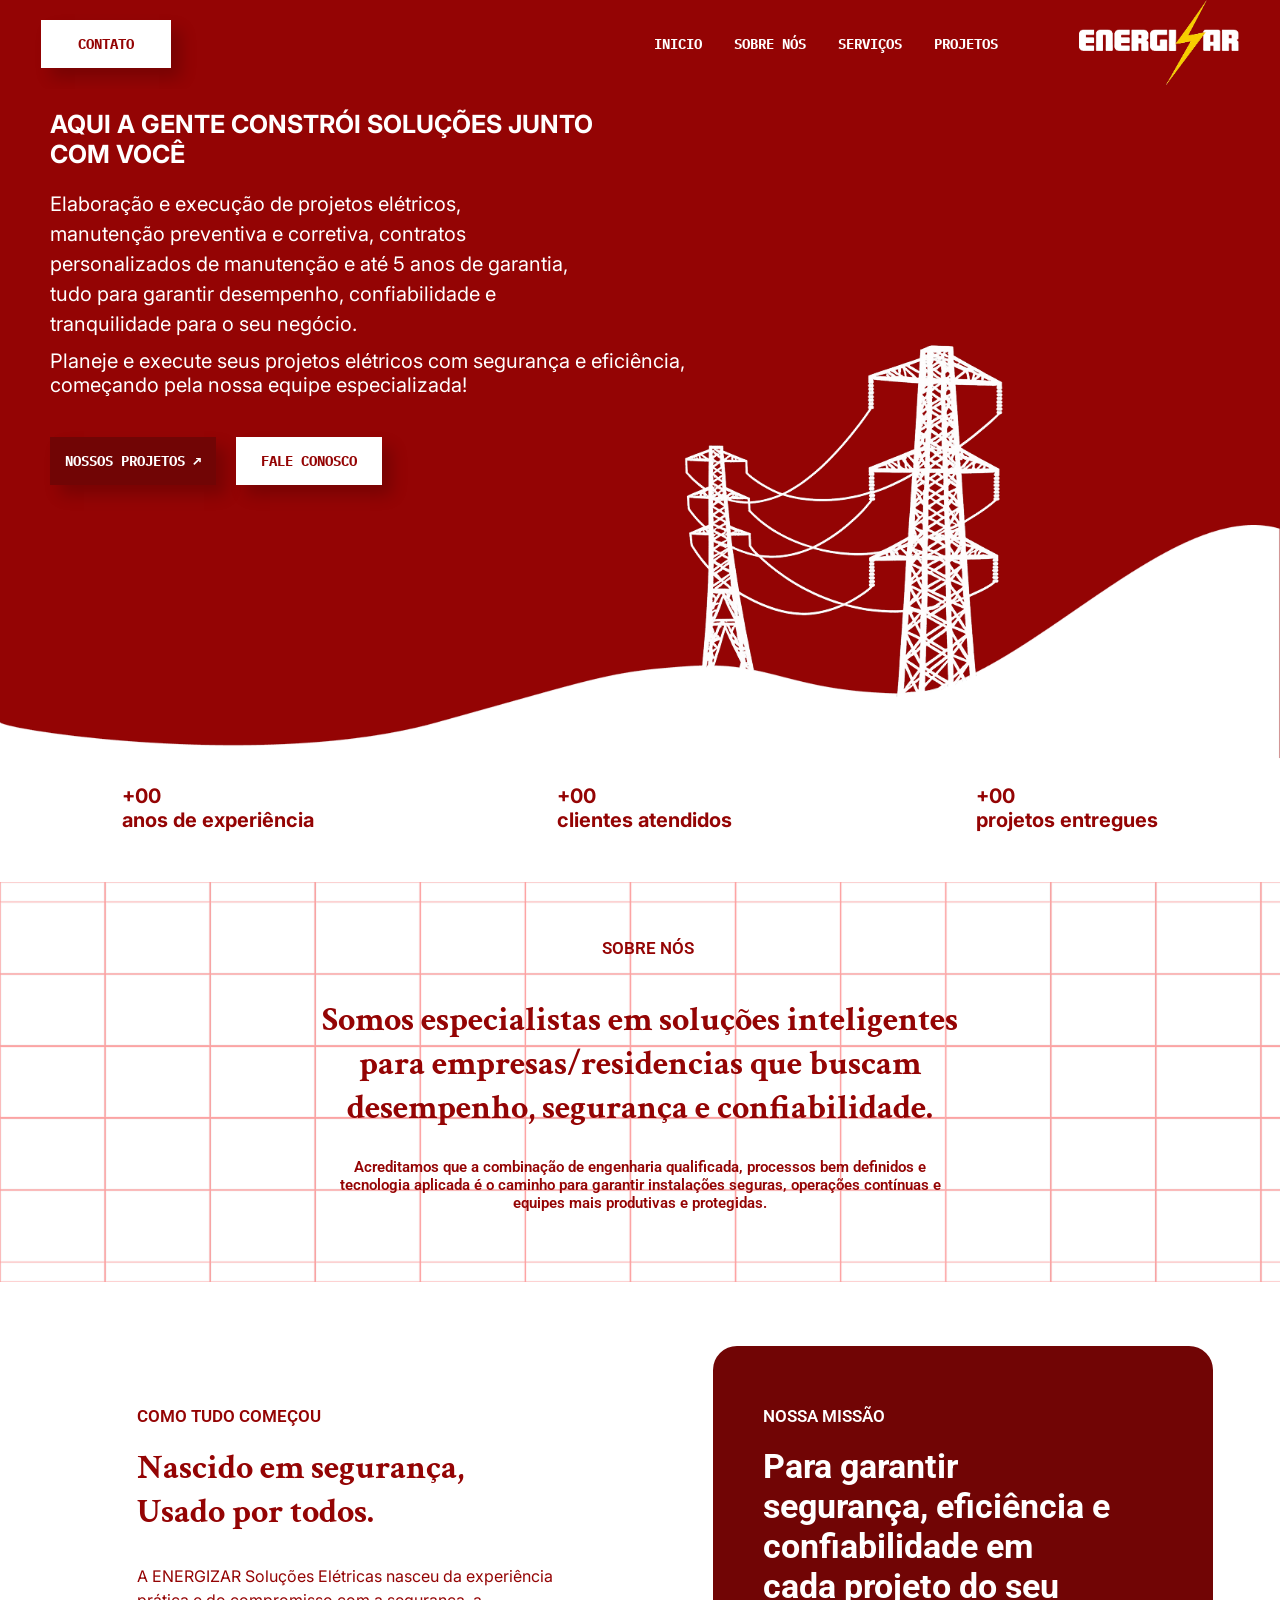
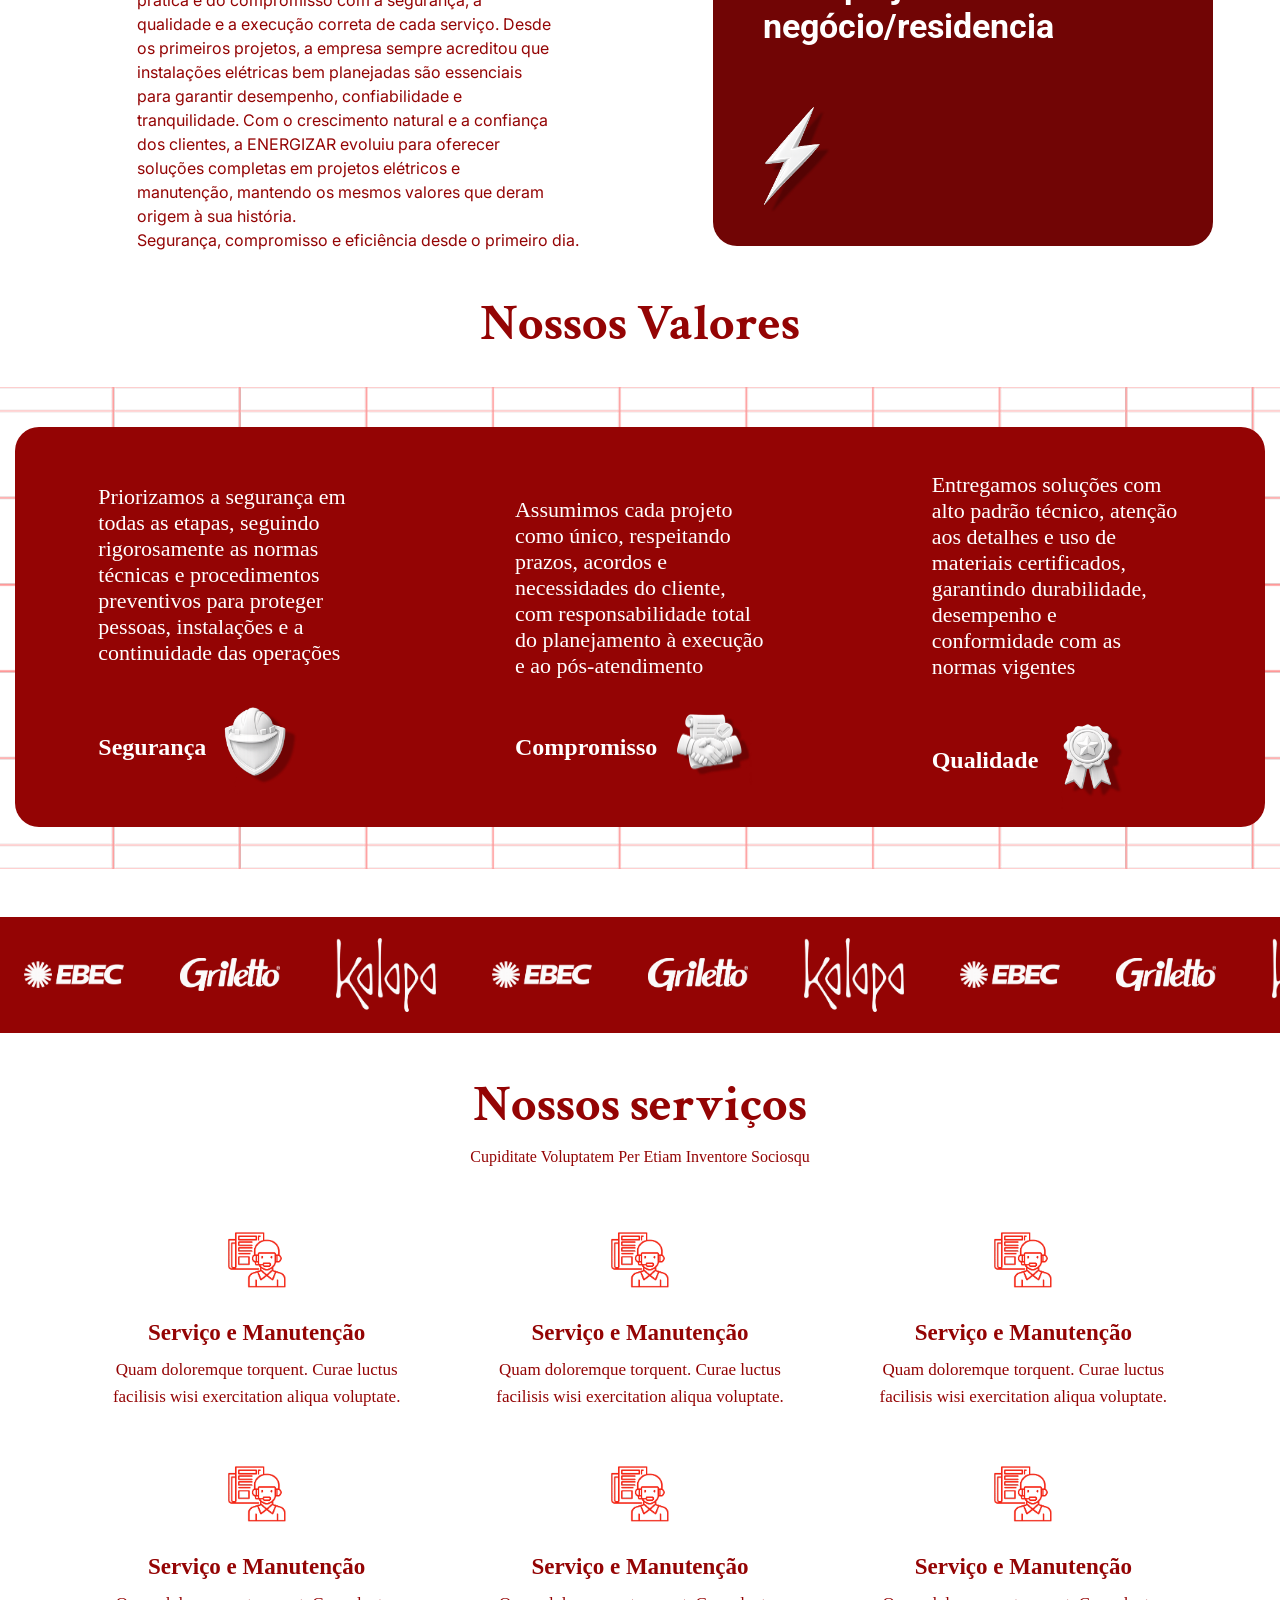
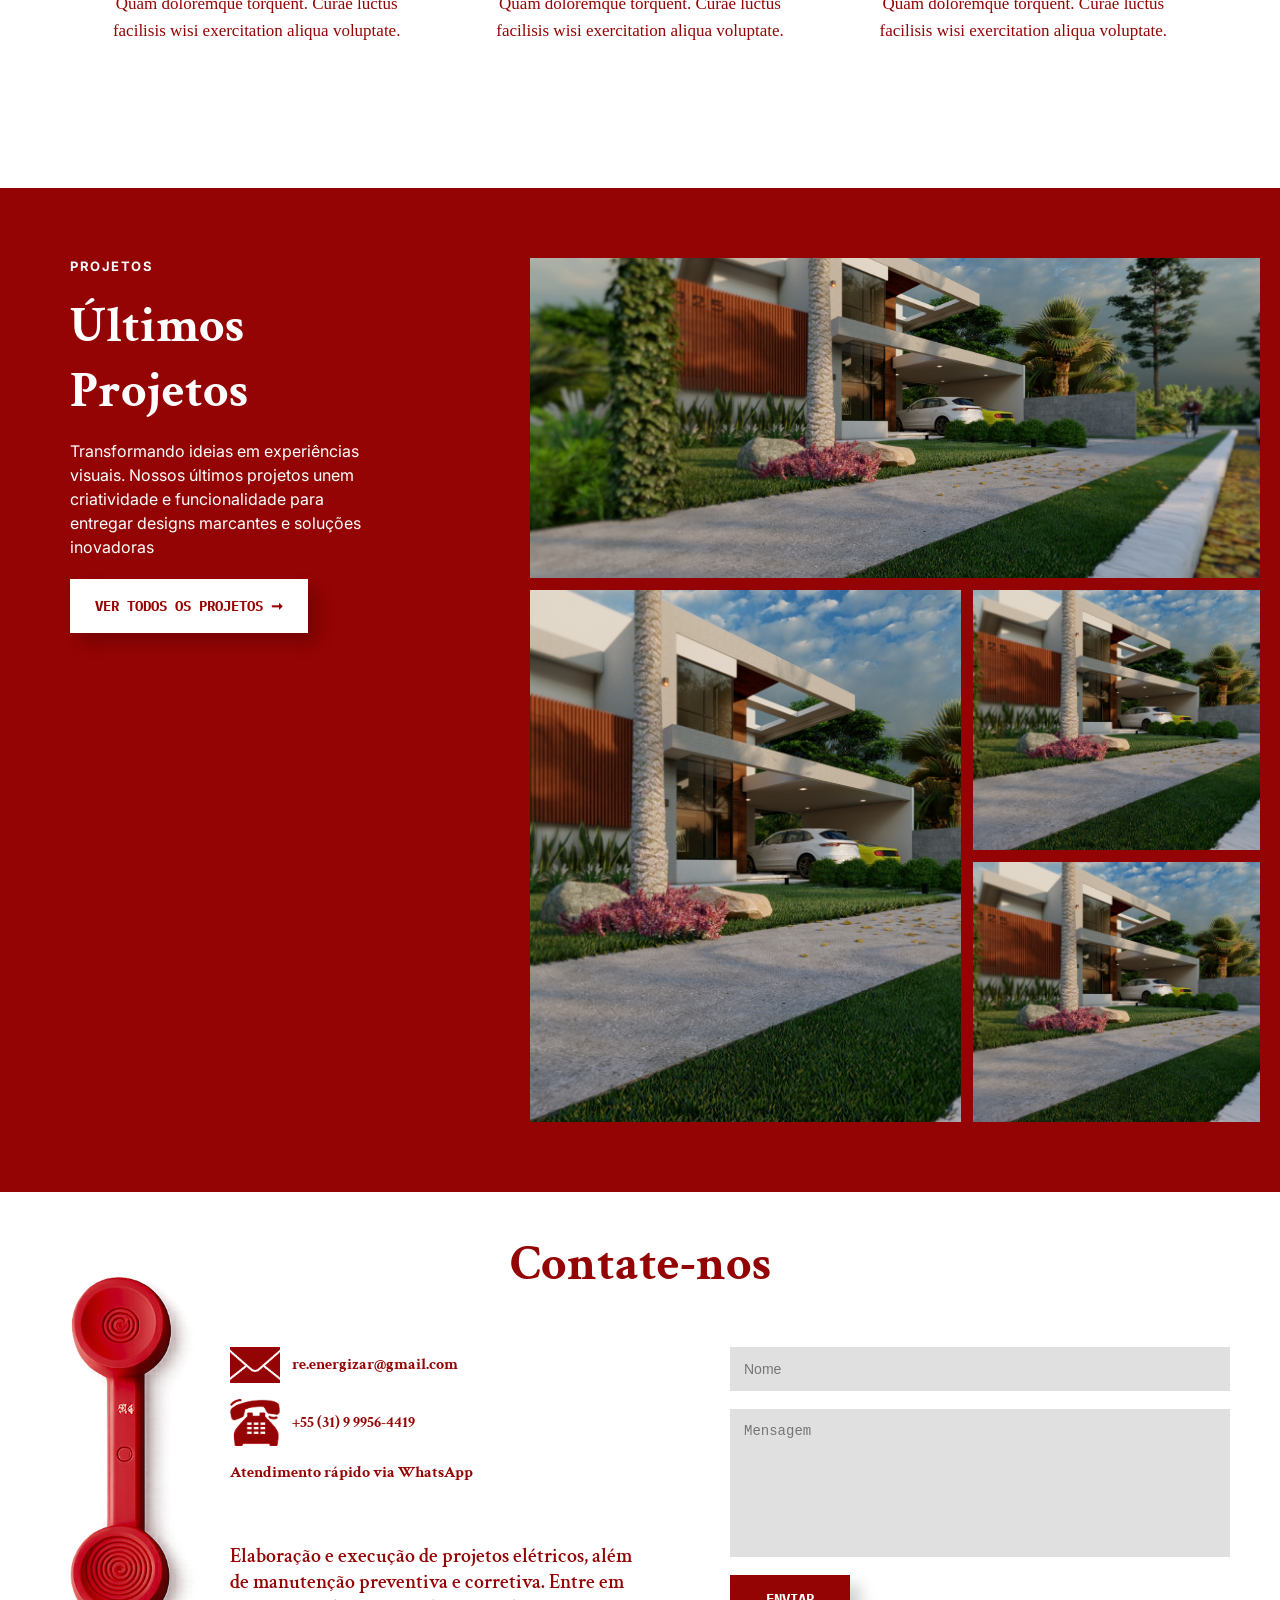
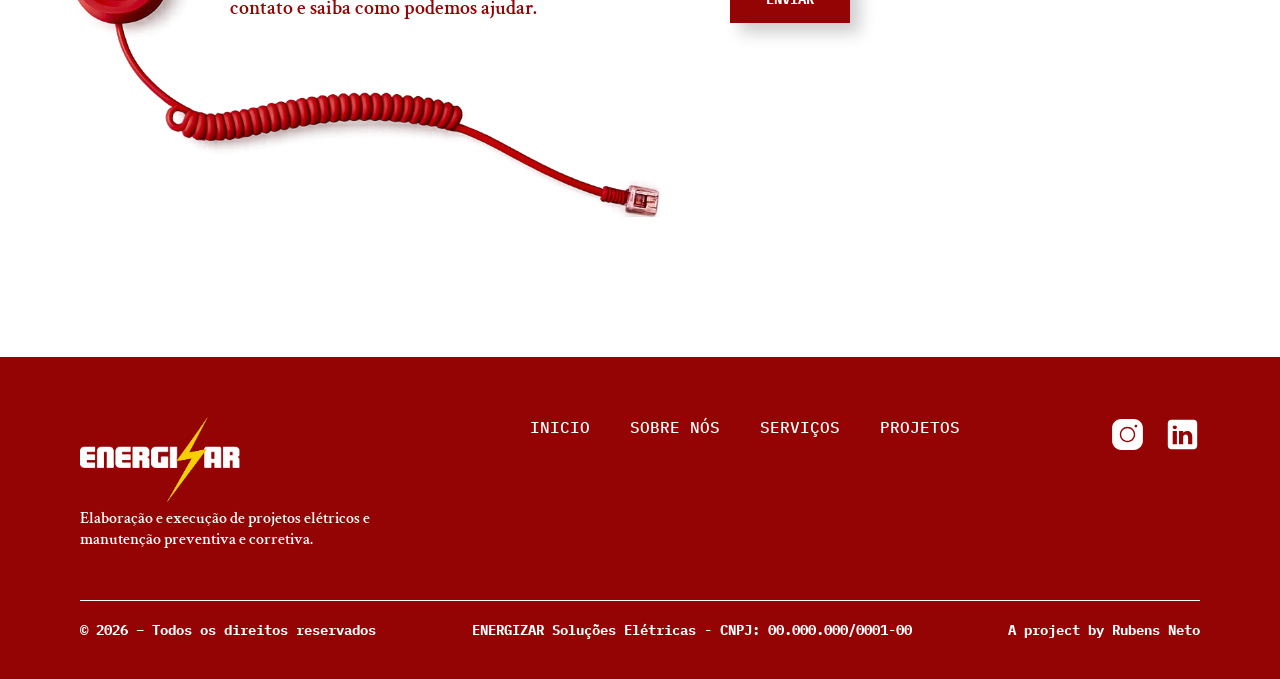
<file: index.html>
<!DOCTYPE html>
<html lang="pt-br">

<head>
    <!-- ========== FONTES ========== -->
    <link rel="preconnect" href="https://fonts.googleapis.com">
    <link rel="preconnect" href="https://fonts.gstatic.com" crossorigin>
    <link
        href="https://fonts.googleapis.com/css2?family=IBM+Plex+Mono:ital,wght@0,100;0,200;0,300;0,400;0,500;0,600;0,700;1,100;1,200;1,300;1,400;1,500;1,600;1,700&display=swap"
        rel="stylesheet">
    <link rel="preconnect" href="https://fonts.googleapis.com">
    <link rel="preconnect" href="https://fonts.gstatic.com" crossorigin>
    <link
        href="https://fonts.googleapis.com/css2?family=Inter:ital,opsz,wght@0,14..32,100..900;1,14..32,100..900&display=swap"
        rel="stylesheet">
    <link rel="preconnect" href="https://fonts.googleapis.com">
    <link rel="preconnect" href="https://fonts.gstatic.com" crossorigin>
    <link href="https://fonts.googleapis.com/css2?family=Roboto:ital,wght@0,100..900;1,100..900&display=swap"
        rel="stylesheet">
    <link rel="preconnect" href="https://fonts.googleapis.com">
    <link rel="preconnect" href="https://fonts.gstatic.com" crossorigin>
    <link
        href="https://fonts.googleapis.com/css2?family=Crimson+Text:ital,wght@0,400;0,600;0,700;1,400;1,600;1,700&display=swap"
        rel="stylesheet">

    <!-- ========== META ========== -->
    <meta charset="UTF-8">
    <meta name="viewport" content="width=device-width, initial-scale=1.0">

    <!-- ========== FAVICON ========== -->
    <link rel="icon" type="image/png" sizes="32x32" href="/img/favicon-32x32.png">
    <link rel="icon" type="image/png" sizes="16x16" href="/img/favicon-16x16.png">

    <!-- ========== STYLE ========== -->
    <link rel="stylesheet" href="./style/styleHeader.css">
    <link rel="stylesheet" href="./style/styleInicio.css">

    <!-- ========== TITULO ========== -->
    <title>ENERGIZAR</title>
</head>

<body>
    <!-- ========== HEADER ========== -->
    <header id="header">
        <nav>
            <!-- MENU DESKTOP -->
            <a href="#contato"><button class="contatoHeader">CONTATO</button></a>

            <ul class="nav-list">
                <li><a class="list" href="#inicio">INICIO</a></li>
                <li><a class="list" href="#sobreNos">SOBRE NÓS</a></li>
                <li><a class="list" href="#servicos">SERVIÇOS</a></li>
                <li><a class="list" href="#projetos">PROJETOS</a></li>
            </ul>

            <a class="logo" href="/"><img src="/img/logo.png" alt=""></a>

            <!-- BOTÃO MOBILE -->
            <button class="menu-toggle" id="menuToggle" aria-label="Abrir menu">
                <span></span>
                <span></span>
            </button>

            <!-- MENU MOBILE -->
            <nav class="mobile-menu" id="mobileMenu">
                <ul>
                    <li style="--i:0"><a href="#inicio">INÍCIO</a></li>
                    <li style="--i:1"><a href="#sobreNos">SOBRE NÓS</a></li>
                    <li style="--i:2"><a href="#servicos">SERVIÇOS</a></li>
                    <li style="--i:3"><a href="#projetos">PROJETOS</a></li>
                    <li style="--i:4"><a href="#contato">CONTATO</a></li>
                </ul>
            </nav>
        </nav>
    </header>

    <main>
        <!-- ========== INICIO ========== -->
        <section id="inicio" class="section inicio">
            <div class="containerInicio">
                <img class="capaceteInicio" src="img/capaceteInicio.png" alt="capaceteInicio">

                <h1>AQUI A GENTE CONSTRÓI SOLUÇÕES JUNTO COM VOCÊ</h1>
                <p> Elaboração e execução de projetos elétricos,
                    manutenção preventiva e corretiva, contratos personalizados de manutenção e até 5 anos de
                    garantia,
                    tudo para garantir desempenho, confiabilidade e tranquilidade para o seu negócio.</p>
                <h2>
                    Planeje e execute seus projetos elétricos com segurança e eficiência, começando pela nossa
                    equipe
                    especializada!
                </h2>
            </div>

            <div class="btnInicio">
                <a href="projetos.html#maisProjetos"><button class="btnProjetos">NOSSOS PROJETOS ↗</button></a>

                <a href="#contato"><button class="btnContato">FALE CONOSCO</button></a>
            </div>

            <div class="divisor">
                <img src="img/divisãoantena.png" alt="dividir paginas">
            </div>
        </section>
        <!-- ========== SOBRE NÓS ========== -->
        <section id="sobreNos" class="section sobreNos">
            <div class="containerSobre">
                <div class="dados">
                    <h3>
                        +00 <br>
                        anos de experiência
                    </h3>

                    <h3>
                        +00 <br>
                        clientes atendidos
                    </h3>

                    <h3>
                        +00 <br>
                        projetos entregues
                    </h3>
                </div>
                <div class="dadosSobre">
                    <img class="grade" src="img/gradeG.png" alt="grade">
                    <img class="gradeMobile" src="img/gradeMobile.png" alt="">
                    <h3>
                        SOBRE NÓS
                    </h3>
                    <h2>
                        Somos especialistas em soluções inteligentes para empresas/residencias que buscam desempenho,
                        segurança e confiabilidade.
                    </h2>
                    <h4>
                        Acreditamos que a combinação de engenharia qualificada, processos bem definidos e tecnologia
                        aplicada é o caminho para garantir instalações seguras, operações contínuas e equipes mais
                        produtivas e protegidas.
                    </h4>
                </div>
                <div class="containerFlexSobre">
                    <div class="dadosHistoria">
                        <h3>
                            COMO TUDO COMEÇOU
                        </h3>
                        <h2>
                            Nascido em segurança,
                            Usado por todos.
                        </h2>
                        <p>
                            A ENERGIZAR Soluções Elétricas nasceu da experiência prática e do compromisso com a
                            segurança, a qualidade e a execução correta de cada serviço.

                            Desde os primeiros projetos, a empresa sempre acreditou que instalações elétricas bem
                            planejadas são essenciais para garantir desempenho, confiabilidade e tranquilidade. Com o
                            crescimento natural e a confiança dos clientes, a ENERGIZAR evoluiu para oferecer soluções
                            completas em projetos elétricos e manutenção, mantendo os mesmos valores que deram origem à
                            sua história.
                        </p>

                        <span>Segurança, compromisso e eficiência desde o primeiro dia.</span>

                    </div>
                    <div class="quadradoMissao">
                        <h3>
                            NOSSA MISSÃO
                        </h3>
                        <h2>
                            Para garantir segurança, eficiência e confiabilidade em cada projeto do seu
                            negócio/residencia
                        </h2>

                        <img src="img/raio3D.png" alt="raio3D">
                    </div>
                </div>



                <div class="containerValoresFlex">
                    <h2>Nossos Valores</h2>

                    <div class="valoresBG">
                        <img class="bgValores" src="img/gradeValoresG.png" alt="grade">

                        <div class="containerValores">
                            <div class="seguranca">
                                <p>
                                    Priorizamos a segurança em todas as etapas, seguindo rigorosamente as normas
                                    técnicas e
                                    procedimentos preventivos para proteger pessoas, instalações e a continuidade das
                                    operações
                                </p>

                                <div class="valorFooter">
                                    <h1>
                                        Segurança
                                    </h1>

                                    <img src="img/seguranca.png" alt="">
                                </div>
                            </div>

                            <div class="compromisso">
                                <p>
                                    Assumimos cada projeto como único, respeitando prazos, acordos e necessidades do
                                    cliente, com responsabilidade total do planejamento à execução e ao
                                    pós-atendimento
                                </p>

                                <div class="valorFooter">
                                    <h1>
                                        Compromisso
                                    </h1>

                                    <img src="img/compromisso.png" alt="">
                                </div>
                            </div>

                            <div class="qualidade">
                                <p>
                                    Entregamos soluções com alto padrão técnico, atenção aos detalhes e uso de materiais
                                    certificados, garantindo durabilidade, desempenho e conformidade com as normas
                                    vigentes
                                </p>

                                <div class="valorFooter">
                                    <h1>
                                        Qualidade
                                    </h1>

                                    <img src="img/qualidade.png" alt="">
                                </div>
                            </div>

                        </div>
                    </div>
                </div>
            </div>
        </section>
        <!-- ========== CARROSSEL ========== -->
        <div id="carrossel">
            <div class="carrossel">
                <div class="group">
                    <div class="imgCarousel"><img src="img/logos/ebec.png"></div>
                    <div class="imgCarousel"><img src="img/logos/griletto.png"></div>
                    <div class="imgCarousel"><img src="img/logos/kalapa.png"></div>
                    <div class="imgCarousel"><img src="img/logos/ebec.png"></div>
                    <div class="imgCarousel"><img src="img/logos/griletto.png"></div>
                    <div class="imgCarousel"><img src="img/logos/kalapa.png"></div>
                    <div class="imgCarousel"><img src="img/logos/ebec.png"></div>
                    <div class="imgCarousel"><img src="img/logos/griletto.png"></div>
                    <div class="imgCarousel"><img src="img/logos/kalapa.png"></div>
                    <div class="imgCarousel"><img src="img/logos/ebec.png"></div>
                    <div class="imgCarousel"><img src="img/logos/griletto.png"></div>
                    <div class="imgCarousel"><img src="img/logos/kalapa.png"></div>
                </div>
                <div aria-hidden class="group">
                    <div class="imgCarousel"><img src="img/logos/ebec.png"></div>
                    <div class="imgCarousel"><img src="img/logos/griletto.png"></div>
                    <div class="imgCarousel"><img src="img/logos/kalapa.png"></div>
                    <div class="imgCarousel"><img src="img/logos/ebec.png"></div>
                    <div class="imgCarousel"><img src="img/logos/griletto.png"></div>
                    <div class="imgCarousel"><img src="img/logos/kalapa.png"></div>
                    <div class="imgCarousel"><img src="img/logos/ebec.png"></div>
                    <div class="imgCarousel"><img src="img/logos/griletto.png"></div>
                    <div class="imgCarousel"><img src="img/logos/kalapa.png"></div>
                    <div class="imgCarousel"><img src="img/logos/ebec.png"></div>
                    <div class="imgCarousel"><img src="img/logos/griletto.png"></div>
                    <div class="imgCarousel"><img src="img/logos/kalapa.png"></div>
                </div>
            </div>

        </div>
        <!-- ========== SERVIÇOS ========== -->
        <section id="servicos" class="section servicos">
            <h3>Nossos serviços</h3>
            <h4>Cupiditate Voluptatem Per Etiam Inventore Sociosqu</h4>

            <div class="servicosGrid">
                <div class="servicoCard">
                    <img src="img/serviços/serviços e manutenção.png" alt="Serviço">
                    <h5>Serviço e Manutenção</h5>
                    <p>
                        Quam doloremque torquent. Curae luctus
                        facilisis wisi exercitation aliqua voluptate.
                    </p>
                </div>

                <div class="servicoCard">
                    <img src="img/serviços/serviços e manutenção.png" alt="Serviço">
                    <h5>Serviço e Manutenção</h5>
                    <p>
                        Quam doloremque torquent. Curae luctus
                        facilisis wisi exercitation aliqua voluptate.
                    </p>
                </div>

                <div class="servicoCard">
                    <img src="img/serviços/serviços e manutenção.png" alt="Serviço">
                    <h5>Serviço e Manutenção</h5>
                    <p>
                        Quam doloremque torquent. Curae luctus
                        facilisis wisi exercitation aliqua voluptate.
                    </p>
                </div>

                <div class="servicoCard">
                    <img src="img/serviços/serviços e manutenção.png" alt="Serviço">
                    <h5>Serviço e Manutenção</h5>
                    <p>
                        Quam doloremque torquent. Curae luctus
                        facilisis wisi exercitation aliqua voluptate.
                    </p>
                </div>

                <div class="servicoCard">
                    <img src="img/serviços/serviços e manutenção.png" alt="Serviço">
                    <h5>Serviço e Manutenção</h5>
                    <p>
                        Quam doloremque torquent. Curae luctus
                        facilisis wisi exercitation aliqua voluptate.
                    </p>
                </div>

                <div class="servicoCard">
                    <img src="img/serviços/serviços e manutenção.png" alt="Serviço">
                    <h5>Serviço e Manutenção</h5>
                    <p>
                        Quam doloremque torquent. Curae luctus
                        facilisis wisi exercitation aliqua voluptate.
                    </p>
                </div>
            </div>
        </section>
        <!-- ========== PROJETOS ========== -->
        <section id="projetos" class="section projetos">
            <div class="containerProjetos">
                <h3>PROJETOS</h3>
                <h1>Últimos Projetos</h1>

                <p>Transformando ideias em experiências visuais.
                    Nossos últimos projetos unem criatividade e funcionalidade para entregar designs marcantes e
                    soluções inovadoras </p>

                <a href="projetos.html#maisProjetos"><button class="verProjetos">VER TODOS OS PROJETOS ➞</button></a>
            </div>
            <div class="portfolio">

                <div class="card img1">
                    <img src="img/VB.jpg" alt="Casa VB">
                    <div class="overlay">
                        <h3>Casa VB</h3>
                        <p>Jaraguá do Sul - SC</p>
                    </div>
                </div>

                <div class="card img2">
                    <img src="img/VB.jpg" alt="Detalhe Fachada">
                    <div class="overlay">
                        <h3>Detalhe Fachada</h3>
                        <p>Arquitetura</p>
                    </div>
                </div>

                <div class="card img3">
                    <img src="img/VB.jpg" alt="Área Externa">
                    <div class="overlay">
                        <h3>Área Externa</h3>
                        <p>Residencial</p>
                    </div>
                </div>

                <div class="card img4">
                    <img src="img/VB.jpg" alt="Fachada">
                    <div class="overlay">
                        <h3>Fachada</h3>
                        <p>Alto padrão</p>
                    </div>
                </div>
            </div>

        </section>
        <!-- ========== CONTATO ========== -->
        <section id="contato" class="section contato">
            <div class="containerContatos">

                <h3>Contate-nos</h3>

                <div class="contatoWrapper">

                    <!-- TELEFONE DECORATIVO -->
                    <div class="telefoneDecorativo">
                        <img src="img/Contatos/telefone grande.png" alt="Telefone vermelho">
                    </div>

                    <!-- GRID REAL -->
                    <div class="contatoGrid">

                        <!-- INFO -->
                        <div class="contatoInfo">

                            <div class="contatoItem">
                                <img src="img/Contatos/email.png" alt="">
                                <span>re.energizar@gmail.com</span>
                            </div>

                            <div class="contatoItem">
                                <img src="img/Contatos/telefone.png" alt="">
                                <span>+55 (31) 9 9956-4419</span>
                            </div>

                            <h4>Atendimento rápido via WhatsApp</h4>

                            <p>
                                Elaboração e execução de projetos elétricos,
                                além de manutenção preventiva e corretiva.
                                Entre em contato e saiba como podemos ajudar.
                            </p>

                        </div>

                        <!-- FORM -->
                        <div class="contatoForm">
                            <form onsubmit="enviarWhats(event)">
                                <input type="text" placeholder="Nome" id="nome">
                                <textarea placeholder="Mensagem" rows="4" id="mensagem"></textarea>
                                <button type="submit">ENVIAR</button>
                            </form>
                        </div>

                    </div>
                </div>

            </div>
        </section>
    </main>

    <footer id="footer">
        <div class="containerFooter">
            <div class="footerLogo">
                <a class="logo" href="/"><img src="/img/logo.png" alt=""></a>

                <p>Elaboração e execução de projetos elétricos e manutenção preventiva e corretiva.</p>
            </div>

            <div class="footerMenu">
                <ul class="nav-list-footer">
                    <li><a class="list" href="#inicio">INICIO</a></li>
                    <li><a class="list" href="#sobreNos">SOBRE NÓS</a></li>
                    <li><a class="list" href="#servicos">SERVIÇOS</a></li>
                    <li><a class="list" href="#projetos">PROJETOS</a></li>
                </ul>
            </div>

            <div class="footerRedeSociais">
                <!-- INSTAS -->
                <a href="https://www.instagram.com/energizar4/"><svg xmlns="http://www.w3.org/2000/svg" x="0px" y="0px"
                        width="35 " height="35" viewBox="0,0,256,256">
                        <g fill="#ffffff" fill-rule="nonzero" stroke="none" stroke-width="1" stroke-linecap="butt"
                            stroke-linejoin="miter" stroke-miterlimit="10" stroke-dasharray="" stroke-dashoffset="0"
                            font-family="none" font-weight="none" font-size="none" text-anchor="none"
                            style="mix-blend-mode: normal">
                            <g transform="scale(5.12,5.12)">
                                <path
                                    d="M16,3c-7.17,0 -13,5.83 -13,13v18c0,7.17 5.83,13 13,13h18c7.17,0 13,-5.83 13,-13v-18c0,-7.17 -5.83,-13 -13,-13zM37,11c1.1,0 2,0.9 2,2c0,1.1 -0.9,2 -2,2c-1.1,0 -2,-0.9 -2,-2c0,-1.1 0.9,-2 2,-2zM25,14c6.07,0 11,4.93 11,11c0,6.07 -4.93,11 -11,11c-6.07,0 -11,-4.93 -11,-11c0,-6.07 4.93,-11 11,-11zM25,16c-4.96,0 -9,4.04 -9,9c0,4.96 4.04,9 9,9c4.96,0 9,-4.04 9,-9c0,-4.96 -4.04,-9 -9,-9z">
                                </path>
                            </g>
                        </g>
                    </svg></a>

                <!-- LINKEDIN -->
                <a href="http://linkedin.com/energizar/"><svg xmlns="http://www.w3.org/2000/svg" x="0px" y="0px"
                        width="35" height="35" viewBox="0,0,256,256">
                        <g fill="#ffffff" fill-rule="nonzero" stroke="none" stroke-width="1" stroke-linecap="butt"
                            stroke-linejoin="miter" stroke-miterlimit="10" stroke-dasharray="" stroke-dashoffset="0"
                            font-family="none" font-weight="none" font-size="none" text-anchor="none"
                            style="mix-blend-mode: normal">
                            <g transform="scale(5.12,5.12)">
                                <path
                                    d="M41,4h-32c-2.76,0 -5,2.24 -5,5v32c0,2.76 2.24,5 5,5h32c2.76,0 5,-2.24 5,-5v-32c0,-2.76 -2.24,-5 -5,-5zM17,20v19h-6v-19zM11,14.47c0,-1.4 1.2,-2.47 3,-2.47c1.8,0 2.93,1.07 3,2.47c0,1.4 -1.12,2.53 -3,2.53c-1.8,0 -3,-1.13 -3,-2.53zM39,39h-6c0,0 0,-9.26 0,-10c0,-2 -1,-4 -3.5,-4.04h-0.08c-2.42,0 -3.42,2.06 -3.42,4.04c0,0.91 0,10 0,10h-6v-19h6v2.56c0,0 1.93,-2.56 5.81,-2.56c3.97,0 7.19,2.73 7.19,8.26z">
                                </path>
                            </g>
                        </g>
                    </svg></a>

            </div>

        </div>

        <div class="footerEnd">
            <h4>© 2026 – Todos os direitos reservados</h4>

            <h4>ENERGIZAR Soluções Elétricas - CNPJ: 00.000.000/0001-00</h4>

            <h4>A project by Rubens Neto</h4>

        </div>
    </footer>


    <script src="header.js"></script>
    <script src="contato.js"></script>

</body>

</html>
</file>
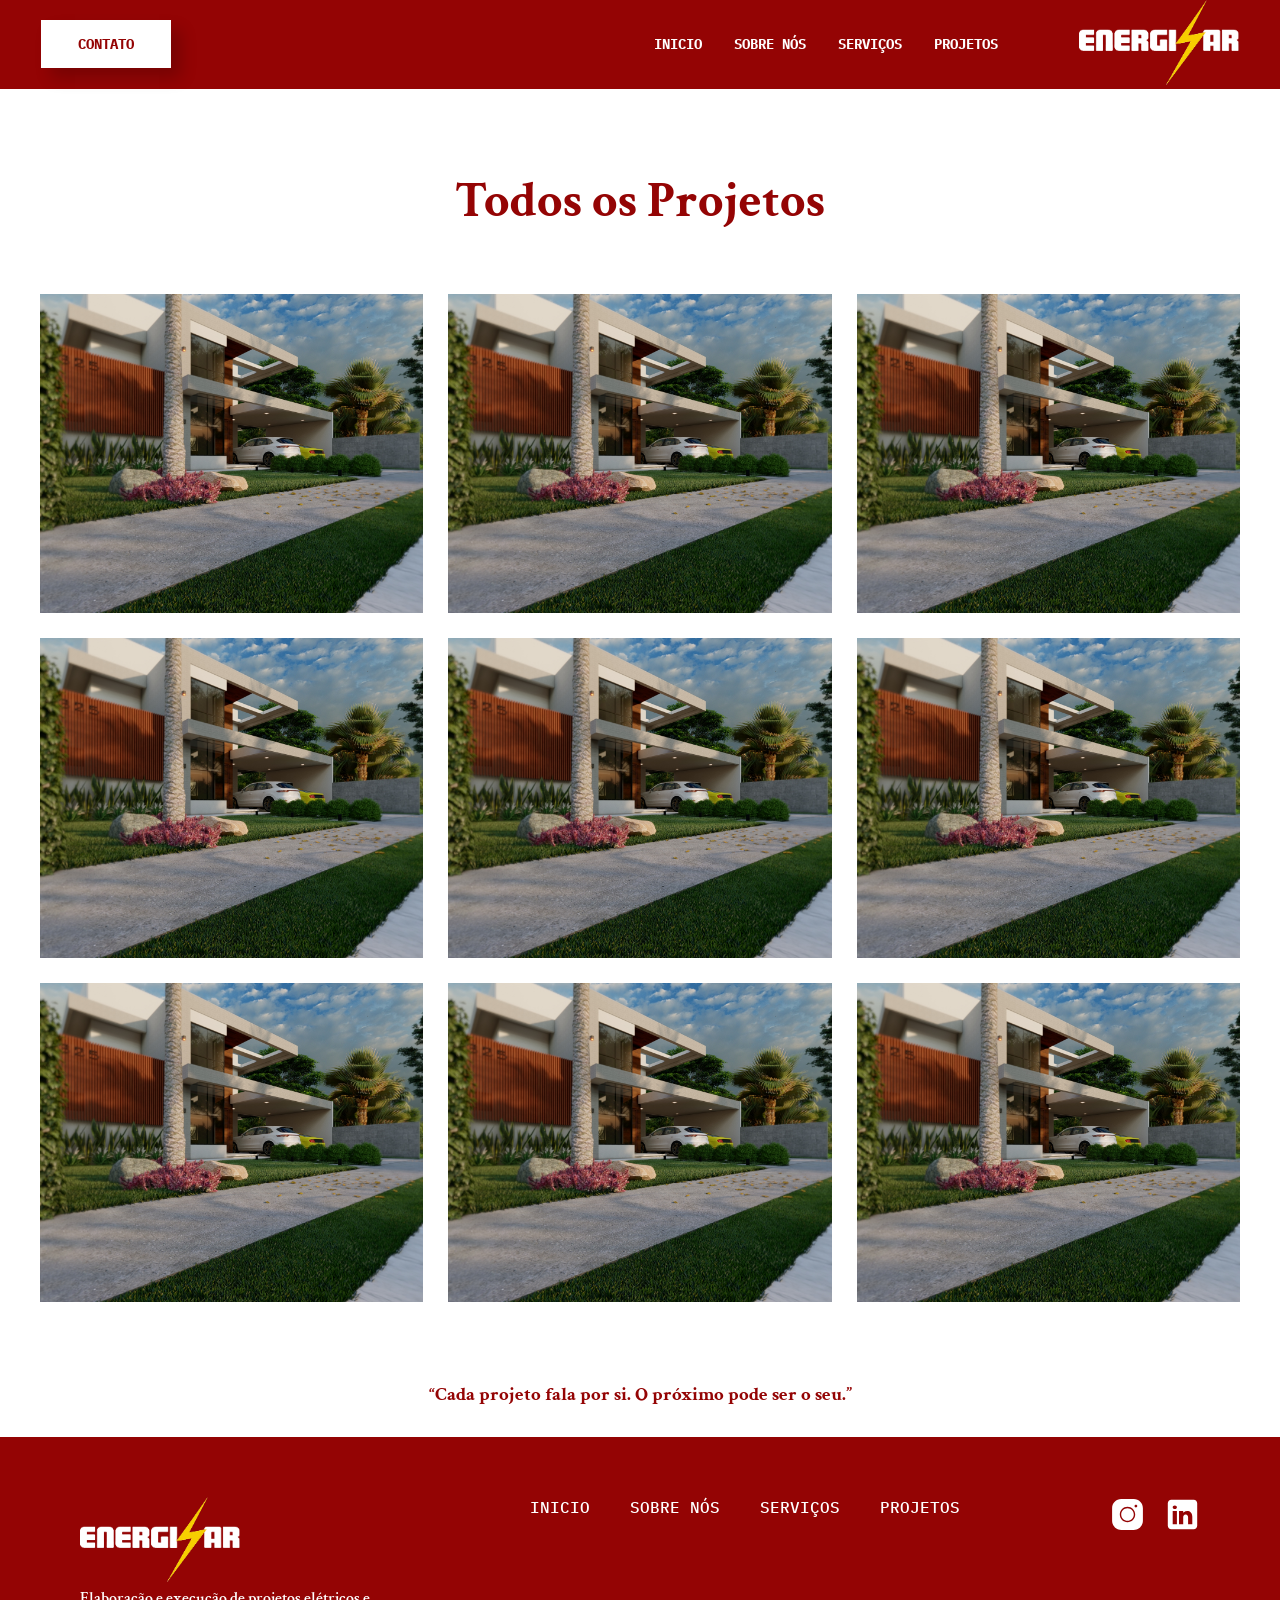
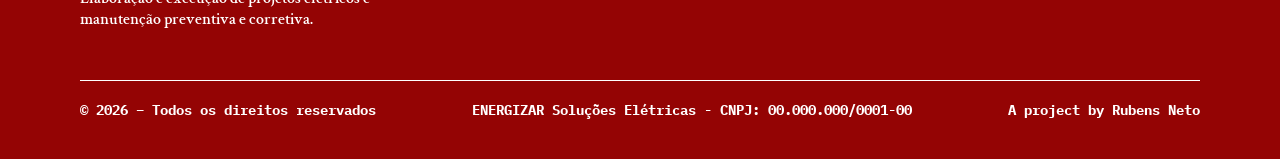
<file: projetos.html>
<!DOCTYPE html>
<html lang="pt-br">

<head>
    <!-- ========== FONTES ========== -->
    <link rel="preconnect" href="https://fonts.googleapis.com">
    <link rel="preconnect" href="https://fonts.gstatic.com" crossorigin>
    <link
        href="https://fonts.googleapis.com/css2?family=IBM+Plex+Mono:ital,wght@0,100;0,200;0,300;0,400;0,500;0,600;0,700;1,100;1,200;1,300;1,400;1,500;1,600;1,700&display=swap"
        rel="stylesheet">
    <link rel="preconnect" href="https://fonts.googleapis.com">
    <link rel="preconnect" href="https://fonts.gstatic.com" crossorigin>
    <link
        href="https://fonts.googleapis.com/css2?family=Inter:ital,opsz,wght@0,14..32,100..900;1,14..32,100..900&display=swap"
        rel="stylesheet">
    <link rel="preconnect" href="https://fonts.googleapis.com">
    <link rel="preconnect" href="https://fonts.gstatic.com" crossorigin>
    <link href="https://fonts.googleapis.com/css2?family=Roboto:ital,wght@0,100..900;1,100..900&display=swap"
        rel="stylesheet">
    <link rel="preconnect" href="https://fonts.googleapis.com">
    <link rel="preconnect" href="https://fonts.gstatic.com" crossorigin>
    <link
        href="https://fonts.googleapis.com/css2?family=Crimson+Text:ital,wght@0,400;0,600;0,700;1,400;1,600;1,700&display=swap"
        rel="stylesheet">

    <!-- ========== META ========== -->
    <meta charset="UTF-8">
    <meta name="viewport" content="width=device-width, initial-scale=1.0">

    <!-- ========== FAVICON ========== -->
    <link rel="icon" type="image/png" sizes="32x32" href="/img/favicon-32x32.png">
    <link rel="icon" type="image/png" sizes="16x16" href="/img/favicon-16x16.png">

    <!-- ========== STYLE ========== -->
    <link rel="stylesheet" href="./style/styleHeader.css">
    <link rel="stylesheet" href="./style/styleInicio.css">
    <link rel="stylesheet" href="./style/projetos.css">

    <!-- ========== TITULO ========== -->
    <title>ENERGIZAR</title>
</head>

<body>
    <!-- ========== HEADER ========== -->
    <header id="header">
        <nav>
            <a href="index.html#contato"><button class="contatoHeader">CONTATO</button></a>

            <ul class="nav-list">
                <li><a class="list" href="index.html#inicio">INICIO</a></li>
                <li><a class="list" href="index.html#sobreNos">SOBRE NÓS</a></li>
                <li><a class="list" href="index.html#servicos">SERVIÇOS</a></li>
                <li><a class="list" href="index.html#projetos">PROJETOS</a></li>
            </ul>

            <a class="logo" href="/"><img src="/img/logo.png" alt=""></a>

            <!-- BOTÃO MOBILE -->
            <button class="menu-toggle" id="menuToggle" aria-label="Abrir menu">
                <span></span>
                <span></span>
            </button>

            <!-- MENU MOBILE -->
            <nav class="mobile-menu" id="mobileMenu">
                <ul>
                    <li style="--i:0"><a href="index.html#inicio">INÍCIO</a></li>
                    <li style="--i:1"><a href="index.html#sobreNos">SOBRE NÓS</a></li>
                    <li style="--i:2"><a href="index.html#servicos">SERVIÇOS</a></li>
                    <li style="--i:3"><a href="index.html#projetos">PROJETOS</a></li>
                    <li style="--i:4"><a href="index.html#contato">CONTATO</a></li>
                </ul>
            </nav>

        </nav>
    </header>

    <main>
        <section id="maisProjetos">
            <div class="todosProjetos">
                <h2>Todos os Projetos</h2>

                <div class="gridProjetos">
                    <div class="cardP">
                        <img src="img/VB.jpg" alt="Casa VB">
                        <div class="overlay">
                            <h3>Casa VB</h3>
                            <p>Jaraguá do Sul - SC</p>
                        </div>
                    </div>

                    <div class="cardP">
                        <img src="img/VB.jpg" alt="Detalhe Fachada">
                        <div class="overlay">
                            <h3>Detalhe Fachada</h3>
                            <p>Arquitetura</p>
                        </div>
                    </div>

                    <div class="cardP">
                        <img src="img/VB.jpg" alt="Área Externa">
                        <div class="overlay">
                            <h3>Área Externa</h3>
                            <p>Residencial</p>
                        </div>
                    </div>

                    <div class="cardP">
                        <img src="img/VB.jpg" alt="Fachada">
                        <div class="overlay">
                            <h3>Fachada</h3>
                            <p>Alto padrão</p>
                        </div>
                    </div>

                    <div class="cardP">
                        <img src="img/VB.jpg" alt="Fachada">
                        <div class="overlay">
                            <h3>Fachada</h3>
                            <p>Alto padrão</p>
                        </div>
                    </div>

                    <div class="cardP">
                        <img src="img/VB.jpg" alt="Fachada">
                        <div class="overlay">
                            <h3>Fachada</h3>
                            <p>Alto padrão</p>
                        </div>
                    </div>

                    <div class="cardP">
                        <img src="img/VB.jpg" alt="Fachada">
                        <div class="overlay">
                            <h3>Fachada</h3>
                            <p>Alto padrão</p>
                        </div>
                    </div>

                    <div class="cardP">
                        <img src="img/VB.jpg" alt="Fachada">
                        <div class="overlay">
                            <h3>Fachada</h3>
                            <p>Alto padrão</p>
                        </div>
                    </div>

                    <div class="cardP">
                        <img src="img/VB.jpg" alt="Fachada">
                        <div class="overlay">
                            <h3>Fachada</h3>
                            <p>Alto padrão</p>
                        </div>
                    </div>

                </div>
            </div>
        </section>

        <div class="subTitulo">
        <h3>“Cada projeto fala por si. O próximo pode ser o seu.”</h3>
        </div>
    </main>


    <footer id="footer">
        <div class="containerFooter">
            <div class="footerLogo">
                <a class="logo" href="/"><img src="/img/logo.png" alt=""></a>

                <p>Elaboração e execução de projetos elétricos e manutenção preventiva e corretiva.</p>
            </div>

            <div class="footerMenu">
                <ul class="nav-list-footer">
                    <li><a class="list" href="index.html#inicio">INICIO</a></li>
                    <li><a class="list" href="index.html#sobreNos">SOBRE NÓS</a></li>
                    <li><a class="list" href="index.html#servicos">SERVIÇOS</a></li>
                    <li><a class="list" href="index.html#projetos">PROJETOS</a></li>
                </ul>
            </div>

            <div class="footerRedeSociais">
                <!-- INSTAS -->
                <a href="https://www.instagram.com/energizar4/"><svg xmlns="http://www.w3.org/2000/svg" x="0px" y="0px"
                        width="35 " height="35" viewBox="0,0,256,256">
                        <g fill="#ffffff" fill-rule="nonzero" stroke="none" stroke-width="1" stroke-linecap="butt"
                            stroke-linejoin="miter" stroke-miterlimit="10" stroke-dasharray="" stroke-dashoffset="0"
                            font-family="none" font-weight="none" font-size="none" text-anchor="none"
                            style="mix-blend-mode: normal">
                            <g transform="scale(5.12,5.12)">
                                <path
                                    d="M16,3c-7.17,0 -13,5.83 -13,13v18c0,7.17 5.83,13 13,13h18c7.17,0 13,-5.83 13,-13v-18c0,-7.17 -5.83,-13 -13,-13zM37,11c1.1,0 2,0.9 2,2c0,1.1 -0.9,2 -2,2c-1.1,0 -2,-0.9 -2,-2c0,-1.1 0.9,-2 2,-2zM25,14c6.07,0 11,4.93 11,11c0,6.07 -4.93,11 -11,11c-6.07,0 -11,-4.93 -11,-11c0,-6.07 4.93,-11 11,-11zM25,16c-4.96,0 -9,4.04 -9,9c0,4.96 4.04,9 9,9c4.96,0 9,-4.04 9,-9c0,-4.96 -4.04,-9 -9,-9z">
                                </path>
                            </g>
                        </g>
                    </svg></a>

                <!-- LINKEDIN -->
                <a href="http://linkedin.com/energizar/"><svg xmlns="http://www.w3.org/2000/svg" x="0px" y="0px"
                        width="35" height="35" viewBox="0,0,256,256">
                        <g fill="#ffffff" fill-rule="nonzero" stroke="none" stroke-width="1" stroke-linecap="butt"
                            stroke-linejoin="miter" stroke-miterlimit="10" stroke-dasharray="" stroke-dashoffset="0"
                            font-family="none" font-weight="none" font-size="none" text-anchor="none"
                            style="mix-blend-mode: normal">
                            <g transform="scale(5.12,5.12)">
                                <path
                                    d="M41,4h-32c-2.76,0 -5,2.24 -5,5v32c0,2.76 2.24,5 5,5h32c2.76,0 5,-2.24 5,-5v-32c0,-2.76 -2.24,-5 -5,-5zM17,20v19h-6v-19zM11,14.47c0,-1.4 1.2,-2.47 3,-2.47c1.8,0 2.93,1.07 3,2.47c0,1.4 -1.12,2.53 -3,2.53c-1.8,0 -3,-1.13 -3,-2.53zM39,39h-6c0,0 0,-9.26 0,-10c0,-2 -1,-4 -3.5,-4.04h-0.08c-2.42,0 -3.42,2.06 -3.42,4.04c0,0.91 0,10 0,10h-6v-19h6v2.56c0,0 1.93,-2.56 5.81,-2.56c3.97,0 7.19,2.73 7.19,8.26z">
                                </path>
                            </g>
                        </g>
                    </svg></a>

            </div>

        </div>

        <div class="footerEnd">
            <h4>© 2026 – Todos os direitos reservados</h4>

            <h4>ENERGIZAR Soluções Elétricas - CNPJ: 00.000.000/0001-00</h4>

            <h4>A project by Rubens Neto</h4>

        </div>
    </footer>


    <script src="header.js"></script>

</body>

</html>
</file>
<file: style/styleHeader.css>
* {
    margin: 0;
    padding: 0;
}


/*HEADER*/
.contatoHeader {
    font-size: 14px;
    font-family: "IBM Plex Mono", monospace;
    font-weight: 700;
    font-style: normal;
    padding: 15px 37px;
    outline-offset: 0px;
    background: white;
    border: 0;
    font-weight: bolder;
    color: #940404;
    transition: all .1s ease-in-out;
    cursor: pointer;
    box-shadow: 10px 10px 15px rgba(0, 0, 0, 0.192);
    position: relative;
    overflow: hidden;
    transition-duration: .3s;
}

.contatoHeader:hover::before {
    transform: translate(0, -50%);
}

.contatoHeader:active {
    transform: translateY(4px);
    transition-duration: .3s;
}

.list {
    color: white;
    text-decoration: none;
    transition: 0.3s;
}

.list:hover {
    opacity: 0.7;
}

.logo img {
    width: 160px;
    height: auto;
}

.logoMobile {
    display: none;
}

nav {
    display: flex;
    justify-content: space-around;
    align-items: center;
    height: 100%;
    background-color: #940404;
    font-family: "IBM Plex Mono", monospace;
    font-weight: 700;
    font-size: 14px;
}

.nav-list {
    list-style: none;
    display: flex;
    margin-left: 370px;
}

.nav-list li {
    margin-left: 32px;

}


/* ===== MENU MOBILE ===== */
.menu-toggle {
    display: none;
}

.mobile-menu {
    display: none;
}

/* MOBILE */
@media screen and (max-width: 1000px) {

    nav {
        justify-content: space-around;
        padding: 0 30px;
    }

    .logo img {
        width: 140px;
    }

    .nav-list,
    .contatoHeader {
        display: none;
    }

    /* BOTÃO */
    .menu-toggle {
        display: block;
        width: 30px;
        height: 22px;
        position: relative;
        background: none;
        border: none;
        cursor: pointer;
        z-index: 1001;
    }

    .menu-toggle span {
        position: absolute;
        width: 100%;
        height: 2px;
        background: #fff;
        border-radius: 2px;
        transition:
            transform .45s cubic-bezier(.4, 0, .2, 1),
            top .45s cubic-bezier(.4, 0, .2, 1);
    }

    .menu-toggle span:nth-child(1) {
        top: 6px;
    }

    .menu-toggle span:nth-child(2) {
        top: 14px;
    }

    .menu-toggle.active span:nth-child(1) {
        top: 10px;
        transform: rotate(45deg);
    }

    .menu-toggle.active span:nth-child(2) {
        top: 10px;
        transform: rotate(-45deg);
    }

    /* MENU FULLSCREEN */
    .mobile-menu {
        display: block;
        position: fixed;
        inset: 0;
        background: #940404;
        backdrop-filter: blur(20px);
        transform: translateY(-100%);
        transition: transform .55s cubic-bezier(.4, 0, .2, 1);
        padding: 100px 24px;
        z-index: 1000;
    }

    .mobile-menu.active {
        transform: translateY(0);
    }

    .mobile-menu ul {
        list-style: none;
        margin-right: 450px;
        margin-bottom: 400px;
    }

    .mobile-menu li {
        opacity: 0;
        transform: translateY(16px);
    }

    .mobile-menu.active li {
        animation: fadeUp .45s cubic-bezier(.4, 0, .2, 1) forwards;
        animation-delay: calc(var(--i) * 0.08s);
    }

    .mobile-menu a {
        display: block;
        padding: 16px 0;
        font-size: 30px;
        color: #ffffff;
        text-decoration: none;
        border-bottom: 1px solid rgba(0, 0, 0, .08);
    }

    @keyframes fadeUp {
        to {
            opacity: 1;
            transform: translateY(0);
        }
    }
}
</file>
<file: style/styleInicio.css>
* {
    margin: 0;
    padding: 0;
}

body {
    overflow-x: hidden;
}

/*SCROLBAR*/
::-webkit-scrollbar {
    width: 10px;
}

::-webkit-scrollbar-thumb {
    background: transparent;
}

::-webkit-scrollbar-thumb {
    border-radius: 6px;
    background-color: #940404;
}


/*toda section tem no minimo 75% de altura*/
section {
    min-height: 75vh;
}

#inicio {
    background: #940404;
    position: relative;
    overflow: hidden;
}

.containerInicio {
    color: #ffffff;
    margin-left: 50px;
    padding-top: 20px;
}

.containerInicio h1 {
    font-family: "Inter", sans-serif;
    font-weight: bold;
    font-size: 25px;
    max-width: 550px;
    line-height: 1.2;
}

.containerInicio p {
    font-family: "Inter", sans-serif;
    font-weight: normal;
    font-size: 20px;
    margin-top: 20px;
    max-width: 520px;
    line-height: 1.5;
}

.containerInicio h2 {
    font-family: "Inter", sans-serif;
    font-weight: normal;
    font-size: 20px;
    margin-top: 10px;
    max-width: 700px;
}

.btnInicio {
    position: relative;
    z-index: 10;
    margin-bottom: 20vh;
}

.btnProjetos {
    font-size: 14px;
    font-family: "IBM Plex Mono", monospace;
    font-weight: 700;
    font-style: normal;
    padding: 15px 15px;
    outline-offset: 0px;
    background: #710505;
    border: 0;
    font-weight: bolder;
    color: #ffffff;
    transition: all .1s ease-in-out;
    cursor: pointer;
    box-shadow: 10px 10px 15px rgba(0, 0, 0, 0.192);
    overflow: hidden;
    transition-duration: .3s;
}

.btnProjetos:hover::before {
    transform: translate(0, -50%);
}

.btnProjetos:active {
    transform: translateY(4px);
    transition-duration: .3s;
}

.btnContato {
    font-size: 14px;
    font-family: "IBM Plex Mono", monospace;
    font-weight: 700;
    font-style: normal;
    padding: 15px 25px;
    outline-offset: 0px;
    background: #ffffff;
    border: 0;
    font-weight: bolder;
    color: #940404;
    transition: all .1s ease-in-out;
    cursor: pointer;
    box-shadow: 10px 10px 15px rgba(0, 0, 0, 0.192);
    overflow: hidden;
    transition-duration: .3s;
}

.btnContato:hover::before {
    transform: translate(0, -50%);
}

.btnContato:active {
    transform: translateY(4px);
    transition-duration: .3s;
}

.btnInicio {
    margin-left: 50px;
    margin-top: 40px;
    display: flex;
    gap: 20px;
}

.divisor {
    position: absolute;
    bottom: 0;
    left: 0;
    width: 100%;
}

.divisor img {
    width: 100%;
    display: block;
}

.capaceteInicio {
    display: none;
}

/*MOBILE #INICIO*/
@media screen and (max-width: 1000px) {
    .capaceteInicio {
        display: block;
    }

    .capaceteInicio {
        width: 90px;
        margin-bottom: 25px;
    }

    .containerInicio p {
        display: none;
    }

    .containerInicio h1 {
        max-width: 300px;
        font-size: 20px;
    }

    .containerInicio h2 {
        max-width: 300px;
        font-size: 20px;
    }

    .btnContato {
        display: none;
    }

}

/*SOBRE NOS*
DADOS*/

#sobreNos {
    background-color: #fff;
}

.dados {
    display: flex;
    justify-content: space-around;
    align-items: center;
}

.dados h3 {
    font-size: 20px;
    font-family: "Inter", sans-serif;
    font-weight: bold;
    color: #940404;
    margin-top: 20px;
}

.dadosSobre {
    position: relative;
    margin-top: 50px;

}

.grade img {
    width: 100%;
    display: block;
}

.dadosSobre h3 {
    font-family: "Roboto", sans-serif;
    font-weight: 600;
    font-size: 17px;
    position: absolute;
    top: 14%;
    left: 47%;
    color: #940404;
}

.dadosSobre h2 {
    font-family: "Crimson Text", serif;
    font-weight: bold;
    text-align: center;
    font-size: 34px;
    max-width: 700px;
    position: absolute;
    top: 45%;
    left: 50%;
    transform: translate(-50%, -50%);
    color: #940404;
}

.dadosSobre h4 {
    font-family: "Roboto", sans-serif;
    font-weight: 600;
    text-align: center;
    font-size: 15px;
    position: absolute;
    top: 75%;
    left: 50%;
    transform: translate(-50%, -50%);
    color: #940404;
}

.gradeMobile {
    display: none;
}

/*MOBILE
SOBRE NOS*
DADOS*/

@media screen and (max-width: 1000px) {
    .dados {
        text-align: center;
    }

    .dados h3 {
        font-size: 15px;
        min-width: 50px;
    }

    .dadosSobre {
        position: relative;
        margin-top: 50px;
    }

    .dadosSobre h3 {
        font-size: 17px;
        top: 10%;
        left: 40%;
    }

    .dadosSobre h2 {
        font-size: 20px;
        min-width: 300px;
        top: 40%;
        left: 50%;
    }

    .dadosSobre h4 {
        font-size: 15px;
        min-width: 350px;
        top: 75%;
        left: 50%;
    }

    .grade {
        display: none;
    }

    .gradeMobile {
        display: block;
        width: 100%;
        overflow-x: hidden;
    }

}




/*SOBRE NOS
VALORES, HISTORIA e MISSAO*/

/*HISTORIA*/

.containerFlexSobre {
    display: flex;
    justify-content: space-around;
    margin-top: 60px;
}

.dadosHistoria {
    color: #940404;
    margin-left: 70PX;
}

.dadosHistoria h3 {
    margin-top: 60px;
    font-family: "Roboto", sans-serif;
    font-weight: 600;
    font-size: 17px;
    color: #940404;
}

.dadosHistoria h2 {
    margin-top: 20px;
    font-family: "Crimson Text", serif;
    font-weight: bold;
    font-size: 34px;
    max-width: 350px;
    color: #940404;
}

.dadosHistoria p {
    margin-top: 30px;
    font-family: "Inter", sans-serif;
    font-weight: normal;
    max-width: 420px;
    line-height: 1.5;
    color: #940404;
}

.dadosHistoria span {
    margin-top: 70px;
    font-family: "Inter", sans-serif;
    font-weight: normal;
    max-width: 420px;
    line-height: 1.5;
    color: #940404;
}

/*MISSAO*/

.quadradoMissao {
    width: 500px;
    height: 500px;
    background-color: #710505;
    border-radius: 24px;
}

.quadradoMissao h3 {
    margin-top: 60px;
    margin-left: 50px;
    font-family: "Roboto", sans-serif;
    font-weight: 600;
    font-size: 17px;
    color: #ffffff;
}

.quadradoMissao h2 {
    margin-top: 20px;
    margin-left: 50px;
    font-family: "Roboto", sans-serif;
    font-weight: bold;
    font-size: 34px;
    max-width: 350px;
    color: #ffffff;
}

.quadradoMissao img {
    width: 70px;
    margin-top: 60px;
    margin-left: 50px;
}

/*VALORES*/
.valoresBG {
    position: relative;
    width: 100%;
    display: flex;
    justify-content: center;
    margin-top: 30px;
    margin-bottom: 90px
}

.bgValores {
    position: absolute;
    inset: 0;
    object-fit: cover;
    z-index: 1;
}

.containerValoresFlex {
    display: flex;
    flex-direction: column;
    align-items: center;
}

.containerValoresFlex h2 {
    font-family: "Crimson Text", serif;
    font-weight: bold;
    display: flex;
    justify-content: center;
    color: #940404;
    margin-top: 40px;
    font-size: 50px;
}

.containerValores {
    margin-top: 40px;
    width: 1250px;
    height: 400px;
    background-color: #940404;
    border-radius: 24px;
    display: flex;
    justify-content: space-around;
    align-items: center;
    z-index: 2;
}

.containerValores p {
    color: #ffffff;
    max-width: 250px;
    font-size: 22px;
    margin-top: 30px;
}

.valorFooter {
    display: flex;
    align-items: center;
    gap: 12px;
    margin-top: 30px;
}

.containerValores h1 {
    color: #ffffff;
}

.containerValores img {
    width: 90px;
    pointer-events: none;
}

/*MOBILE
SOBRE NÒS
MISSÃO
VALORES*/

@media screen and (max-width: 1000px) {

    /* HISTÓRIA + MISSÃO */
    .containerFlexSobre {
        flex-direction: column;
        align-items: center;
        margin-top: 40px;
        gap: 40px;
    }

    .dadosHistoria {
        margin-left: 0;
        padding: 0 25px;
        text-align: left;
    }

    .dadosHistoria h2 {
        font-size: 26px;
        max-width: 100%;
    }

    .dadosHistoria p {
        max-width: 100%;
        font-size: 15px;
    }

    .dadosHistoria span {
        display: block;
        margin-top: 30px;
        font-size: 14px;
    }

    /* MISSÃO */
    .quadradoMissao {
        width: 90%;
        height: auto;
        padding-bottom: 40px;
    }

    .quadradoMissao h3,
    .quadradoMissao h2,
    .quadradoMissao img {
        margin-left: 30px;
        margin-right: 30px;
    }

    .quadradoMissao h2 {
        font-size: 24px;
        max-width: 100%;
    }

    .quadradoMissao img {
        margin-top: 40px;
        width: 55px;
    }

    /* VALORES */

    .bgValores {
        display: none;
    }

    .containerValoresFlex h2 {
        font-size: 42px;
        text-align: center;
    }

    .containerValores {
        flex-direction: column;
        width: 70%;
        height: auto;
        padding: 40px 25px;
        gap: 40px;
        align-items: flex-start;
    }

    .containerValores p {
        max-width: 90%;
        font-size: 16px;
        margin-left: 15px;
    }

    .containerValores img {
        width: 60px;
        margin-left: 15px;
    }

    .valorFooter h1 {
        font-size: 20px;
        margin-left: 15px;
    }

}

/*CARROSEL*/
#carrossel {
    background: #940404;
    overflow: hidden;
}

.carrossel {
    margin: 10px auto;
    display: flex;
    overflow-x: hidden;
}

.carrossel::-webkit-scrollbar {
    display: none;
}

.group {
    display: flex;
    align-items: center;
    justify-content: center;
    gap: 0.5em;
    animation: spin 30s infinite linear;
    padding-right: 1em;
}

.imgCarousel {
    margin: 0;
    flex: 0 0 5em;
    height: 3em;
    padding: 1.5em;
    display: flex;
    align-items: center;
}

.imgCarousel img {
    width: 100px;
}

@keyframes spin {
    from {
        translate: 0;
    }

    to {
        translate: -100%;
    }
}

/*NOSSOS SERVIÇOS*/
#servicos {
    background-color: #fff;
}

.servicos {
    text-align: center;
    padding: 40px 30px;
}

.servicos h3 {
    font-family: "Crimson Text", serif;
    font-weight: bold;
    color: #940404;
    font-size: 50px;
    margin-bottom: 10px;
}

.servicos h4 {
    color: #940404;
    font-weight: 400;
    margin-bottom: 60px;
}

.servicosGrid {
    display: grid;
    grid-template-columns: repeat(3, 1fr);
    gap: 50px;
    max-width: 1100px;
    margin: 0 auto;
    margin-bottom: 90px;
}

.servicoCard img {
    width: 70px;
    margin-bottom: 20px;
}

.servicoCard h5 {
    color: #940404;
    font-size: 23px;
    margin-bottom: 10px;
}

.servicoCard p {
    color: #940404;
    font-size: 17px;
    line-height: 1.6;
}

/*MOBILE
NOSSOS SERVIÇOS*/

@media screen and (max-width: 1000px) {

    .servicos {
        padding: 40px 20px;
    }

    .servicos h3 {
        font-size: 42px;
    }

    .servicos h4 {
        font-size: 14px;
        margin-bottom: 40px;
        padding: 0 10px;
    }

    .servicosGrid {
        grid-template-columns: 1fr;
        gap: 60px;
        max-width: 100%;
        margin-bottom: 60px;
    }

    .servicoCard {
        padding: 0 20px;
    }

    .servicoCard img {
        width: 85px;
    }

    .servicoCard h5 {
        font-size: 20px;
    }

    .servicoCard p {
        font-size: 15px;
        max-width: 280px;
        margin: 0 auto;
    }

}


/*PROJETOS*/
#projetos {
    background: #940404;
    display: flex;
}

.containerProjetos {
    margin-left: 70px;
    padding-top: 70px;
}

.containerProjetos h3 {
    font-family: "Inter", sans-serif;
    font-weight: bold;
    font-size: 13px;
    letter-spacing: 1.5px;
    color: #ffffff;
}

.containerProjetos h1 {
    margin-top: 20px;
    font-family: "Crimson Text", serif;
    font-weight: bold;
    font-size: 50px;
    max-width: 100px;
    color: #ffffff;
}

.containerProjetos p {
    margin-top: 15px;
    font-family: "Inter", sans-serif;
    font-weight: normal;
    max-width: 420px;
    line-height: 1.5;
    color: #ffffff;
}

.containerProjetos button {
    margin-top: 20px;
    font-size: 14px;
    font-family: "IBM Plex Mono", monospace;
    font-weight: 700;
    font-style: normal;
    padding: 18px 25px;
    outline-offset: 0px;
    background: #ffffff;
    border: 0;
    font-weight: bolder;
    color: #940404;
    transition: all .1s ease-in-out;
    cursor: pointer;
    box-shadow: 10px 10px 15px rgba(0, 0, 0, 0.192);
    overflow: hidden;
    transition-duration: .3s;
}

.containerProjetos button:hover::before {
    transform: translate(0, -50%);
}

.containerProjetos button:active {
    transform: translateY(4px);
    transition-duration: .3s;
}



/*PORTFOLIO*/
/* GRID PRINCIPAL */
.portfolio {
    display: grid;
    grid-template-columns: 0.6fr 0.4fr;
    grid-template-rows: 320px 260px 260px;
    gap: 12px;
    margin-top: 70px;
    grid-template-areas:
        "img1 img1"
        "img2 img3"
        "img2 img4";
    padding-left: 140px;
    margin-right: 20px;
    margin-bottom: 70px;
}

/* ÁREAS */
.img1 {
    grid-area: img1;
}

.img2 {
    grid-area: img2;
}

.img3 {
    grid-area: img3;
}

.img4 {
    grid-area: img4;
}


.card {
    position: relative;
    overflow: hidden;
    cursor: pointer;
    background: #000;
}


.card img {
    width: 100%;
    height: 100%;
    object-fit: cover;
    transition: transform 0.6s ease;
}

.card:hover img {
    transform: scale(1.08);
}

.overlay {
    position: absolute;
    inset: 0;
    background: linear-gradient(to top,
            rgba(0, 0, 0, 0.65),
            rgba(0, 0, 0, 0.25),
            rgba(0, 0, 0, 0));

    display: flex;
    flex-direction: column;
    justify-content: flex-end;
    padding: 20px;
    opacity: 0;
    transform: translateY(25px);
    transition: opacity 0.45s ease, transform 0.45s ease;
}

.card:hover .overlay {
    opacity: 1;
    transform: translateY(0);
}

.overlay h3 {
    color: #fff;
    font-size: 18px;
    font-weight: 600;
    line-height: 1.2;
}

.overlay p {
    color: #ddd;
    font-size: 14px;
    margin-top: 4px;
}

/*MOBILE
PROJETOS*/
@media screen and (max-width: 1000px) {

    #projetos {
        flex-direction: column;
    }

    .containerProjetos {
        margin-left: 0;
        padding: 50px 25px 0 25px;
    }

    .containerProjetos h1 {
        font-size: 36px;
        max-width: 200px;
    }

    .containerProjetos p {
        max-width: 100%;
        font-size: 15px;
    }

    .containerProjetos button {
        padding: 16px 20px;
        font-size: 13px;
    }

    /* PORTFOLIO MOBILE */
    .portfolio {
        grid-template-columns: 1fr;
        grid-template-rows: auto;
        grid-template-areas:
            "img1"
            "img2"
            "img3"
            "img4";
        padding-left: 25px;
        padding-right: 25px;
        margin-top: 40px;
        gap: 20px;
    }

    .img3,
    .img4 {
        display: none;
    }

    .card {
        height: 250px;
    }



}

/*CONTATO*/
#contato {
    background: #ffffff;
    margin-bottom: 50px;
}

.containerContatos h3 {
    font-family: "Crimson Text", serif;
    font-weight: bold;
    display: flex;
    justify-content: center;
    color: #940404;
    margin-top: 40px;
    margin-bottom: 50px;
    font-size: 50px;
}

.contatoWrapper {
    position: relative;
}

/* TELEFONE */
.telefoneDecorativo {
    position: absolute;
    left: 70px;
    top: -70px;
}

.telefoneDecorativo img {
    width: 590px;
    pointer-events: none;
}

.contatoGrid {
    display: grid;
    grid-template-columns: 420px 1fr;
    gap: 80px;
    padding-left: 200px;
    margin-left: 30px;
}

.contatoItem {
    display: flex;
    align-items: center;
    gap: 12px;
    color: #940404;
    margin-bottom: 16px;
}

.contatoItem img {
    width: 50px;
}

.contatoItem span {
    font-family: "Crimson Text", serif;
    font-weight: bold;
}

.contatoInfo h4 {
    font-family: "Crimson Text", serif;
    color: #940404;
}

.contatoInfo p {
    margin-top: 60px;
    font-family: "Crimson Text", serif;
    font-weight: 600;
    color: #940404;
    font-size: 20px;
}

.contatoItem small {
    grid-column: 2;
    font-size: 12px;
}

.contatoTexto {
    margin-top: 24px;
    max-width: 360px;
    line-height: 1.6;
    color: #940404;
}

.contatoForm form {
    display: grid;
    gap: 18px;
    padding-right: 50px;
    margin-bottom: 150px;
}

.contatoForm input,
.contatoForm textarea {
    background: #e0e0e0;
    border: none;
    padding: 14px;
    font-size: 14px;
    outline: none;
}

.contatoForm textarea {
    height: 120px;
    resize: none;
}

.contatoForm button {
    font-size: 14px;
    font-family: "IBM Plex Mono", monospace;
    font-weight: 700;
    font-style: normal;
    padding: 15px 36px;
    outline-offset: 0px;
    background: #940404;
    border: 0;
    font-weight: bolder;
    color: #ffffff;
    transition: all .1s ease-in-out;
    cursor: pointer;
    box-shadow: 10px 10px 15px rgba(0, 0, 0, 0.192);
    overflow: hidden;
    transition-duration: .3s;
    width: fit-content;
}

.contatoForm button:hover::before {
    transform: translate(0, -50%);
}

.contatoForm button:active {
    transform: translateY(4px);
    transition-duration: .3s;
}

/* MOBILE
CONTATO */
@media (max-width: 1000px) {

    .containerContatos h3 {
        font-size: 42px;
        margin-bottom: 40px;
    }

    /* REMOVE TELEFONE GRANDE NO MOBILE */
    .telefoneDecorativo {
        display: none;
    }

    .contatoGrid {
        grid-template-columns: 1fr;
        padding-left: 25px;
        padding-right: 25px;
        margin-left: 25px;
        gap: 40px;
    }

    .contatoItem img {
        width: 35px;
    }

    .contatoItem span {
        font-size: 16px;
    }

    .contatoInfo h4 {
        font-size: 16px;
        margin-top: 10px;
    }

    .contatoInfo p {
        margin-top: 30px;
        font-size: 16px;
        line-height: 1.6;
    }


}

/*FOOTER*/
#footer {
    background: #940404;
    padding: 0 80px;
    padding-top: 60px;
    padding-bottom: 40px;
    color: white;
}

.containerFooter {
    display: flex;
    justify-content: space-between;
    align-items: flex-start;
}

.footerLogo {
    max-width: 300px;
    font-family: "Crimson Text", serif;
    font-weight: 600;
}

.nav-list-footer {
    list-style: none;
    display: flex;
    gap: 40px;
    padding: 0;
}

.nav-list-footer a {
    font-family: "IBM Plex Mono", monospace;
    font-weight: 700;
    text-decoration: none;
    color: white;
    font-weight: 500;
}

.footerRedeSociais {
    display: flex;
    gap: 20px;
}

.footerEnd {
    font-family: "IBM Plex Mono", monospace;
    border-top: 1px solid rgb(255, 255, 255);
    margin-top: 50px;
    padding-top: 20px;
    display: flex;
    justify-content: space-between;
    font-size: 14px;
}

@media screen and (max-width: 1000px) {

    #footer {
        padding: 40px 20px;
        text-align: center;
    }

    .containerFooter {
        flex-direction: column;
        align-items: center;
        gap: 40px;
    }

    .footerLogo {
        max-width: 100%;
    }

    .footerLogo p {
        margin-top: 15px;
    }

    .nav-list-footer {
        flex-direction: column;
        gap: 20px;
    }

    .footerRedeSociais {
        justify-content: center;
    }

    .footerEnd {
        flex-direction: column;
        gap: 10px;
        text-align: center;
        font-size: 13px;
    }
}
</file>
<file: style/projetos.css>
#maisProjetos {
    padding: 80px 0;
    background: #fff;
}

.todosProjetos {
    max-width: 1200px;
    margin: 0 auto;
    padding: 0 24px;
}

.todosProjetos h2 {
    font-family: "Crimson Text", serif;
    font-weight: bold;
    display: flex;
    justify-content: center;
    color: #940404;
    margin-bottom: 60px;
    font-size: 50px;
}

/* GRID */
.gridProjetos {
    display: grid;
    grid-template-columns: repeat(3, 1fr);
    gap: 25px;
}

/* CARD */
.cardP {
    position: relative;
    overflow: hidden;
    aspect-ratio: 6 / 5;
    /* deixa todos quadrados */
    cursor: pointer;
}

/* IMAGEM */
.cardP img {
    width: 100%;
    height: 100%;
    object-fit: cover;
    transition: transform 0.6s ease;
}

.cardP:hover img {
    transform: scale(1.08);
}

/* OVERLAY */
.overlay {
    position: absolute;
    inset: 0;
    background: linear-gradient(to top,
            rgba(0, 0, 0, 0.65),
            rgba(0, 0, 0, 0.25),
            rgba(0, 0, 0, 0));

    display: flex;
    flex-direction: column;
    justify-content: flex-end;
    padding: 20px;
    opacity: 0;
    transform: translateY(25px);
    transition: opacity 0.45s ease, transform 0.45s ease;
}

.cardP:hover .overlay {
    opacity: 1;
    transform: translateY(0);
}

.overlay h3 {
    color: #fff;
    font-size: 18px;
    font-weight: 600;
    line-height: 1.2;
}

.overlay p {
    color: #ddd;
    font-size: 14px;
    margin-top: 4px;
}

/* RESPONSIVO */
@media (max-width: 1000px) {
    .gridProjetos {
        grid-template-columns: repeat(2, 1fr);
    }

    .todosProjetos h2 {
        font-size: 42px;
    }
}

@media (max-width: 520px) {
    .gridProjetos {
        grid-template-columns: 1fr;
    }

    .todosProjetos h2 {
        font-size: 42px;
    }

    .subTitulo h3 {
        text-align: center;
    }

}

.subTitulo h3 {
    font-family: "Crimson Text", serif;
    font-weight: bold;
    display: flex;
    justify-content: center;
    color: #940404;
    margin-bottom: 30px;
}
</file>
